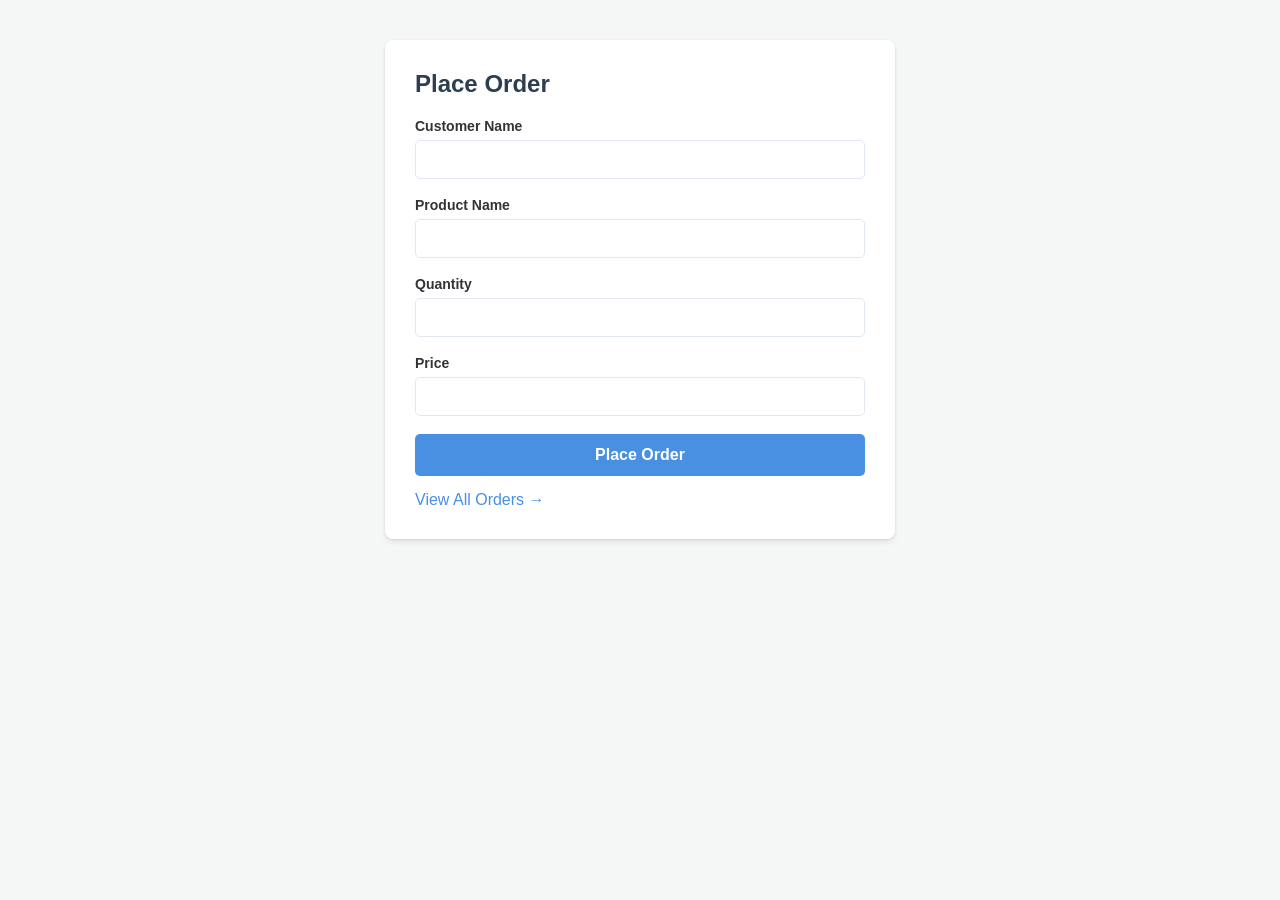
<file: exp11/index.html>
<!DOCTYPE html>
<html>
<head>
    <title>Place Order</title>
    <style>
        body {
            font-family: 'Segoe UI', Tahoma, Geneva, Verdana, sans-serif;
            background-color: #f4f7f6;
            color: #333;
            margin: 0;
            padding: 40px 20px;
            display: flex;
            justify-content: center;
        }
        .container {
            background-color: #ffffff;
            padding: 30px;
            border-radius: 8px;
            box-shadow: 0 4px 6px rgba(0, 0, 0, 0.05), 0 1px 3px rgba(0, 0, 0, 0.1);
            width: 100%;
            max-width: 450px;
        }
        h2 {
            color: #2c3e50;
            margin-top: 0;
            margin-bottom: 20px;
        }
        form {
            display: flex;
            flex-direction: column;
        }
        label {
            font-weight: 600;
            margin-bottom: 6px;
            font-size: 14px;
        }
        input[type="text"], input[type="number"] {
            padding: 10px 14px;
            border: 1px solid #e2e8f0;
            border-radius: 5px;
            margin-bottom: 18px;
            font-size: 15px;
        }
        input[type="text"]:focus, input[type="number"]:focus {
            outline: none;
            border-color: #4a90e2;
        }
        input[type="submit"] {
            background-color: #4a90e2;
            color: white;
            border: none;
            padding: 12px;
            font-size: 16px;
            font-weight: bold;
            border-radius: 5px;
            cursor: pointer;
        }
        input[type="submit"]:hover {
            background-color: #357abd;
        }
        a {
            color: #4a90e2;
            text-decoration: none;
            font-weight: 500;
            display: inline-block;
            margin-top: 15px;
        }
        a:hover {
            text-decoration: underline;
        }
    </style>
</head>
<body>
    <div class="container">
        <h2>Place Order</h2>
        <form action="insert_order.php" method="POST">
            <label>Customer Name</label>
            <input type="text" name="customer_name" required>

            <label>Product Name</label>
            <input type="text" name="product_name" required>

            <label>Quantity</label>
            <input type="number" name="quantity" min="1" required>

            <label>Price</label>
            <input type="number" name="price" step="0.01" min="0" required>

            <input type="submit" value="Place Order">
        </form>
        <a href="view_orders.php">View All Orders →</a>
    </div>
</body>
</html>
</file>
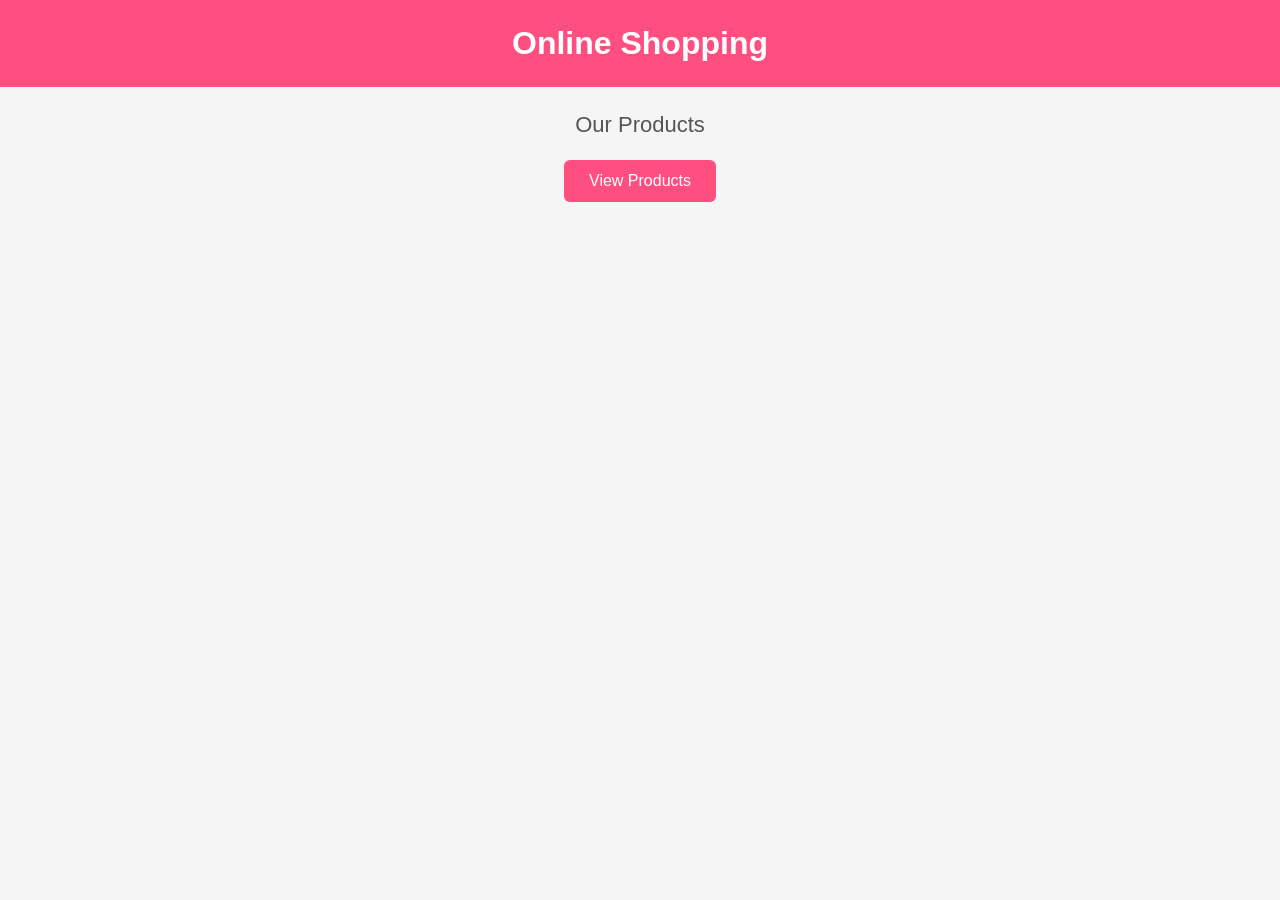
<file: exp13/index.html>
<!DOCTYPE html>
<html>
<head>
    <meta charset="UTF-8">

    <title>Online Shopping</title>

    <style>
        body {
            margin: 0;
            font-family: Arial, sans-serif;
            background-color: #f5f5f5;
            text-align: center;
        }

        h1 {
            background-color: #ff4f81;
            color: white;
            padding: 25px;
            margin: 0;
        }

        .subtitle {
            font-size: 22px;
            color: #555;
            margin-top: 25px;
        }

        .main-btn {
            background-color: #ff4f81;
            color: white;
            border: none;
            padding: 12px 25px;
            border-radius: 6px;
            cursor: pointer;
            font-size: 16px;
        }

        .main-btn:hover {
            background-color: #e83e70;
        }

        #products {
            display: flex;
            flex-wrap: wrap;
            justify-content: center;
            gap: 20px;
            padding: 30px;
        }

        .card {
            background-color: white;
            width: 220px;
            padding: 20px;
            border-radius: 12px;
            box-shadow: 0 3px 10px #ccc;
        }

        .card:hover {
            transform: translateY(-5px);
            transition: 0.3s;
        }

        .card h2 {
            color: #333;
            font-size: 20px;
        }

        .card p {
            color: #777;
        }

        .card h3 {
            color: #ff4f81;
            font-size: 20px;
        }

        .cart {
            background-color: #333;
            color: white;
            border: none;
            padding: 10px 18px;
            border-radius: 5px;
            cursor: pointer;
        }

        .cart:hover {
            background-color: #ff4f81;
        }
    </style>
</head>

<body>

    <h1>Online Shopping</h1>

    <p class="subtitle">Our Products</p>

    <button class="main-btn" onclick="loadProducts()">
        View Products
    </button>

    <div id="products"></div>

    <script>

        function loadProducts() {

            let xhttp = new XMLHttpRequest();

            xhttp.onreadystatechange = function() {

                if (this.readyState == 4 && this.status == 200) {

                    let xml = this.responseXML;

                    let products = xml.getElementsByTagName("product");

                    let output = "";

                    for (let i = 0; i < products.length; i++) {

                        let id = products[i]
                            .getElementsByTagName("id")[0]
                            .textContent;

                        let name = products[i]
                            .getElementsByTagName("name")[0]
                            .textContent;

                        let price = products[i]
                            .getElementsByTagName("price")[0]
                            .textContent;

                        output += `
                            <div class="card">

                                <h2>${name}</h2>

                                <p>Product ID: ${id}</p>

                                <h3>Price: Rs. ${price}</h3>

                                <button class="cart">
                                    Add to Cart
                                </button>

                            </div>
                        `;
                    }

                    document.getElementById("products").innerHTML = output;
                    document.querySelector(".main-btn").style.display = "none";
                }
            };

            xhttp.open("GET", "products.xml", true);

            xhttp.send();
        }

    </script>

</body>
</html>
</file>
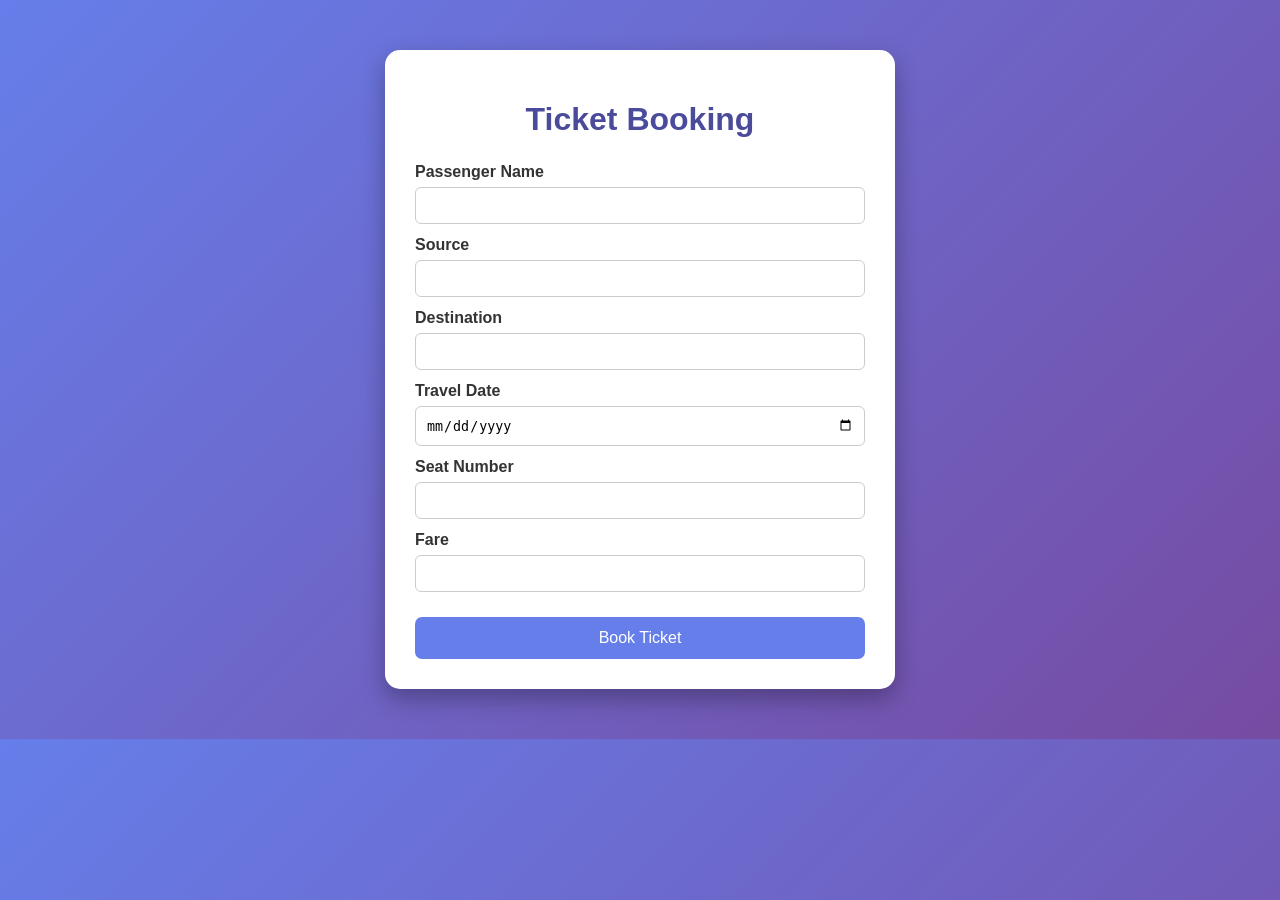
<file: exp6/index.html>
<!DOCTYPE html>
<html>
<head>
    <title>Ticket Booking</title>

    <style>
        body {
            margin: 0;
            padding: 0;
            font-family: Arial, sans-serif;
            background: linear-gradient(135deg, #667eea, #764ba2);
        }

        .container {
            width: 450px;
            margin: 50px auto;
            background: white;
            padding: 30px;
            border-radius: 15px;
            box-shadow: 0 10px 25px rgba(0,0,0,0.3);
        }

        h1 {
            text-align: center;
            color: #4b4b9b;
            margin-bottom: 25px;
        }

        label {
            display: block;
            margin-top: 12px;
            font-weight: bold;
            color: #333;
        }

        input {
            width: 100%;
            padding: 10px;
            margin-top: 6px;
            border: 1px solid #ccc;
            border-radius: 6px;
            box-sizing: border-box;
        }

        input:focus {
            border-color: #667eea;
            outline: none;
        }

        .btn {
            width: 100%;
            margin-top: 25px;
            padding: 12px;
            background: #667eea;
            color: white;
            border: none;
            border-radius: 7px;
            font-size: 16px;
            cursor: pointer;
        }

        .btn:hover {
            background: #4b5dcc;
        }
    </style>
</head>

<body>

<div class="container">

    <h1>Ticket Booking</h1>

    <form action="BookingServlet" method="post">

        <label>Passenger Name</label>
        <input type="text" name="name" required>

        <label>Source</label>
        <input type="text" name="source" required>

        <label>Destination</label>
        <input type="text" name="destination" required>

        <label>Travel Date</label>
        <input type="date" name="date" required>

        <label>Seat Number</label>
        <input type="text" name="seat" required>

        <label>Fare</label>
        <input type="number" name="fare" required>

        <input type="submit" value="Book Ticket" class="btn">

    </form>

</div>

</body>
</html>
</file>
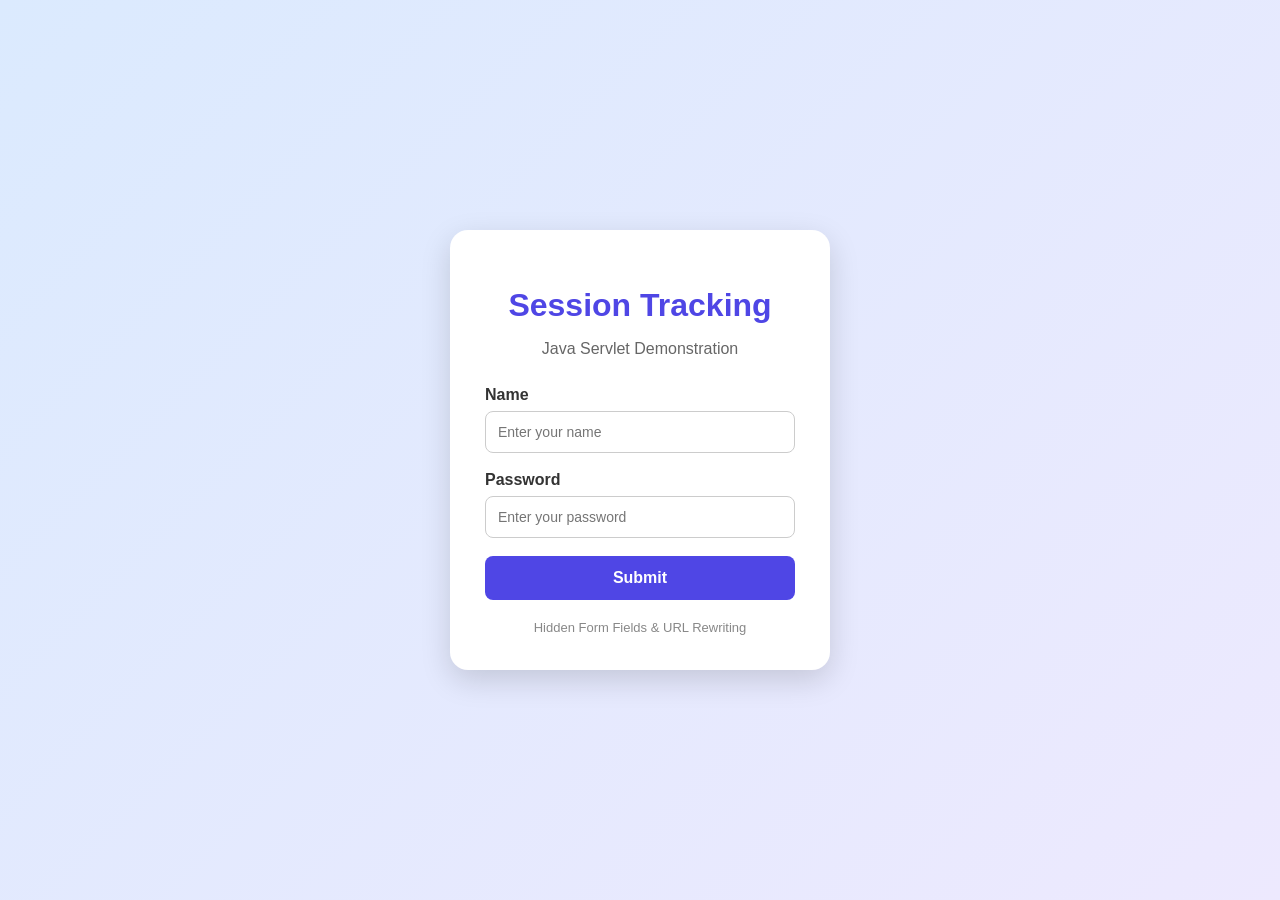
<file: exp7/index.html>
<!DOCTYPE html>
<html>
<head>
    <title>Session Tracking</title>

    <style>
        * {
            box-sizing: border-box;
        }

        body {
            margin: 0;
            font-family: Arial, sans-serif;
            background: linear-gradient(135deg, #dbeafe, #ede9fe);
            min-height: 100vh;
            display: flex;
            justify-content: center;
            align-items: center;
        }

        .container {
            width: 380px;
            background: white;
            padding: 35px;
            border-radius: 18px;
            box-shadow: 0 10px 30px rgba(0,0,0,0.15);
        }

        h1 {
            text-align: center;
            color: #4f46e5;
            margin-bottom: 8px;
        }

        .subtitle {
            text-align: center;
            color: #666;
            margin-bottom: 28px;
        }

        label {
            display: block;
            margin-bottom: 7px;
            font-weight: bold;
            color: #333;
        }

        input[type="text"],
        input[type="password"] {
            width: 100%;
            padding: 12px;
            border: 1px solid #ccc;
            border-radius: 8px;
            margin-bottom: 18px;
            font-size: 14px;
        }

        input[type="text"]:focus,
        input[type="password"]:focus {
            outline: none;
            border-color: #6366f1;
        }

        input[type="submit"] {
            width: 100%;
            padding: 13px;
            border: none;
            border-radius: 8px;
            background: #4f46e5;
            color: white;
            font-size: 16px;
            font-weight: bold;
            cursor: pointer;
        }

        input[type="submit"]:hover {
            background: #3730a3;
        }

        .footer {
            text-align: center;
            margin-top: 20px;
            font-size: 13px;
            color: #888;
        }
    </style>
</head>

<body>

    <div class="container">

        <h1>Session Tracking</h1>

        <p class="subtitle">
            Java Servlet Demonstration
        </p>

        <form action="HiddenFieldServlet1" method="get">

            <label>Name</label>
            <input type="text" name="uname"
                   placeholder="Enter your name" required>

            <label>Password</label>
            <input type="password" name="password"
                   placeholder="Enter your password" required>

            <input type="submit" value="Submit">

        </form>

        <div class="footer">
            Hidden Form Fields & URL Rewriting
        </div>

    </div>

</body>
</html>
</file>
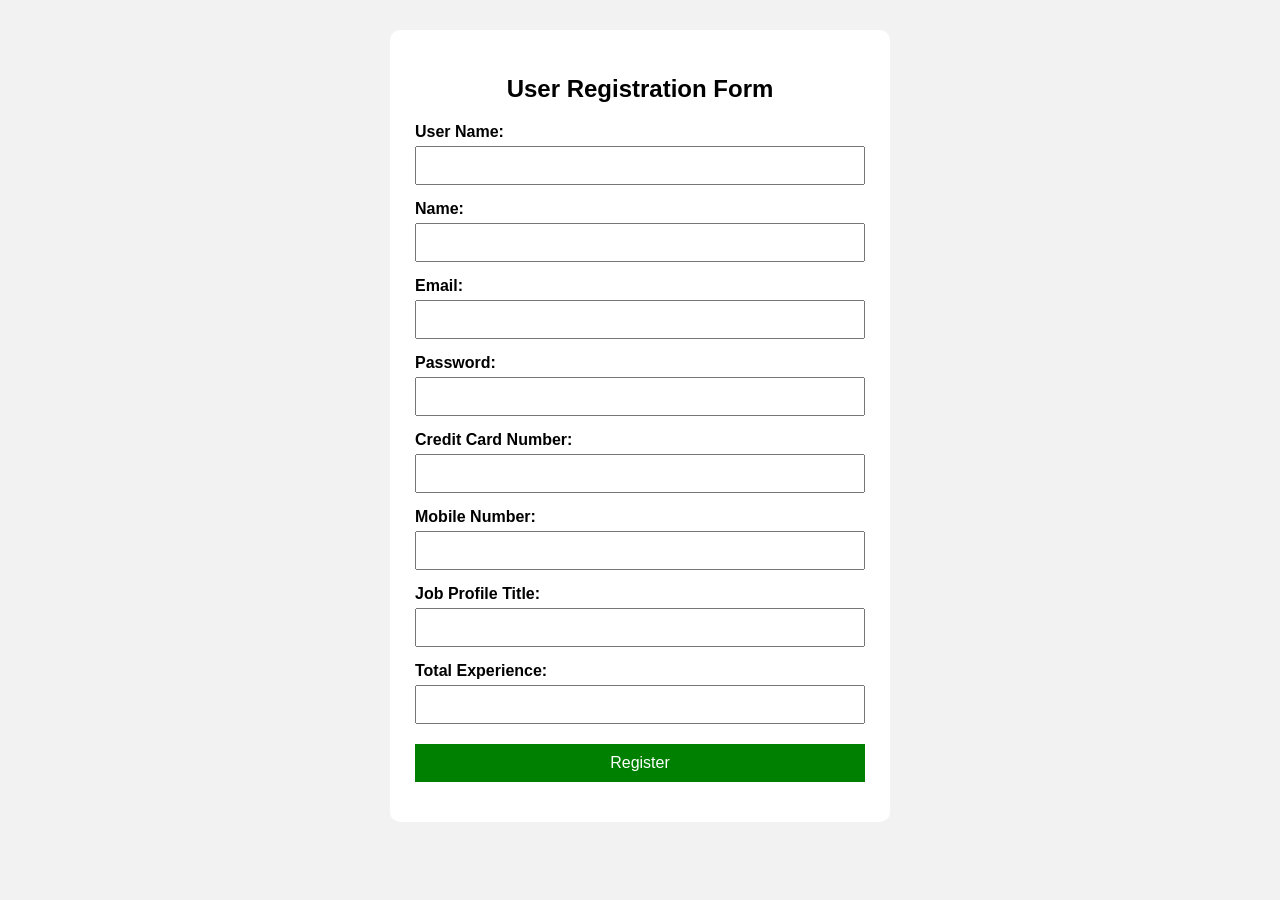
<file: exp8/index.html>
<!DOCTYPE html>
<html>
<head>
    <title>User Registration Form</title>

    <style>
        body {
            font-family: Arial, sans-serif;
            background-color: #f2f2f2;
        }

        .container {
            width: 450px;
            margin: 30px auto;
            background-color: white;
            padding: 25px;
            border-radius: 10px;
        }

        h2 {
            text-align: center;
        }

        label {
            font-weight: bold;
        }

        input {
            width: 100%;
            padding: 10px;
            margin-top: 5px;
            margin-bottom: 15px;
            box-sizing: border-box;
        }

        input[type="submit"] {
            background-color: green;
            color: white;
            border: none;
            cursor: pointer;
            font-size: 16px;
        }

        input[type="submit"]:hover {
            background-color: darkgreen;
        }
    </style>

</head>

<body>

<div class="container">

    <h2>User Registration Form</h2>

    <form action="display.jsp" method="post">

        <label>User Name:</label>
        <input type="text" name="username" required>

        <label>Name:</label>
        <input type="text" name="name" required>

        <label>Email:</label>
        <input type="email" name="email" required>

        <label>Password:</label>
        <input type="password" name="password" required>

        <label>Credit Card Number:</label>
        <input type="text" name="cardnumber" required>

        <label>Mobile Number:</label>
        <input type="tel" name="mobile" required>

        <label>Job Profile Title:</label>
        <input type="text" name="jobtitle" required>

        <label>Total Experience:</label>
        <input type="number" name="experience" required>

        <input type="submit" value="Register">

    </form>

</div>

</body>
</html>
</file>
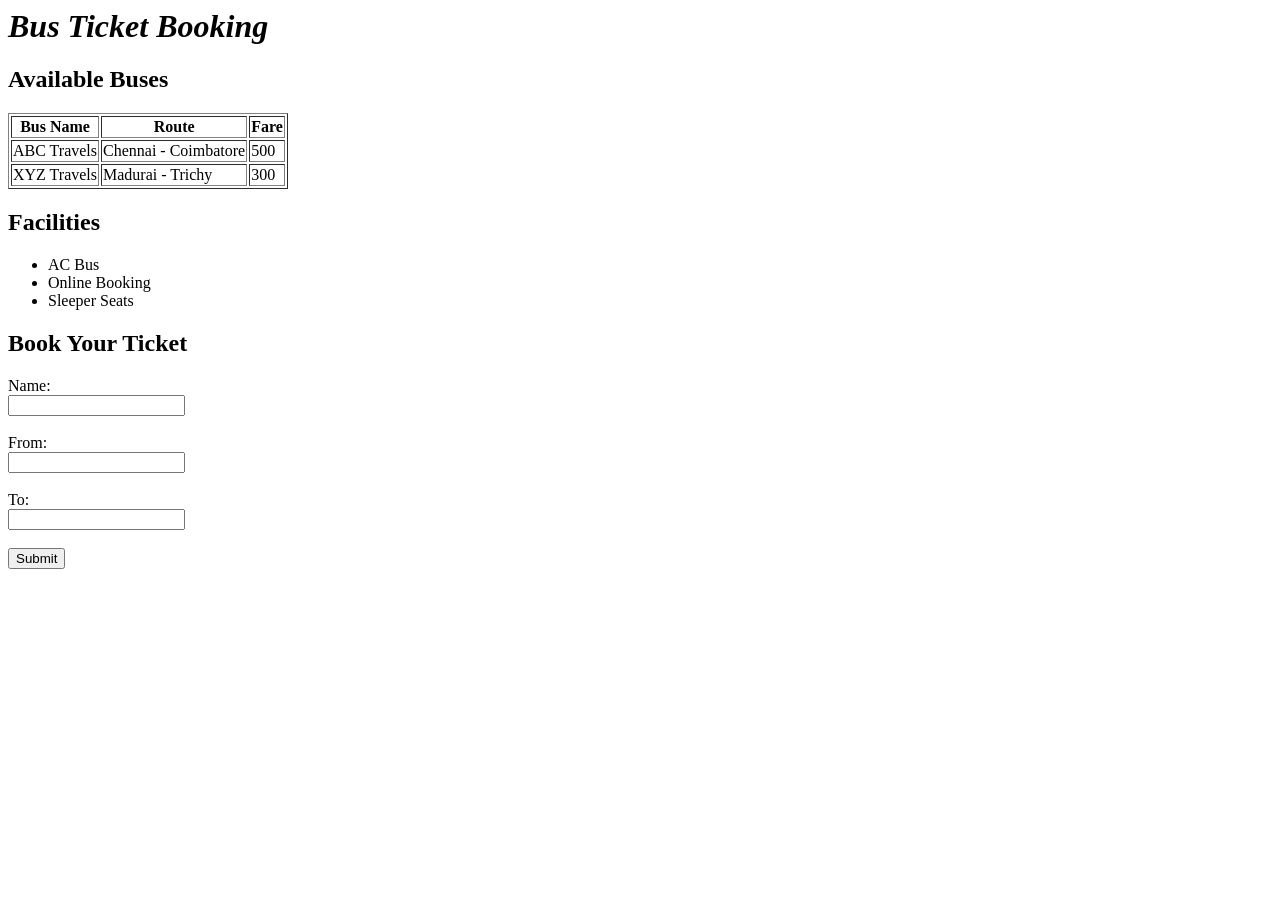
<file: exp1/bus.html>
<html>
<head>
<title>Ticket Reservation System</title>
</head>
<body>
<header>
<h1><i>Bus Ticket Booking</i></h1>
</header>
<h2>Available Buses</h2>

<table border="1">
<tr>
<th>Bus Name</th>
<th>Route</th>
<th>Fare</th>
</tr>
<tr>
<td>ABC Travels</td>
<td>Chennai - Coimbatore</td>
<td>500</td>
</tr>
<tr>
<td>XYZ Travels</td>
<td>Madurai - Trichy</td>
<td>300</td>
</tr>
</table>
<h2>Facilities</h2>
<ul>
<li>AC Bus</li>
<li>Online Booking</li>
<li>Sleeper Seats</li>
</ul>
<h2>Book Your Ticket</h2>
<form>
Name:<br>
<input type="text"><br><br>
From:<br>
<input type="text"><br><br>
To:<br>
<input type="text"><br><br>
<input type="button" value="Submit"></input>
</body>
</html>
</file>
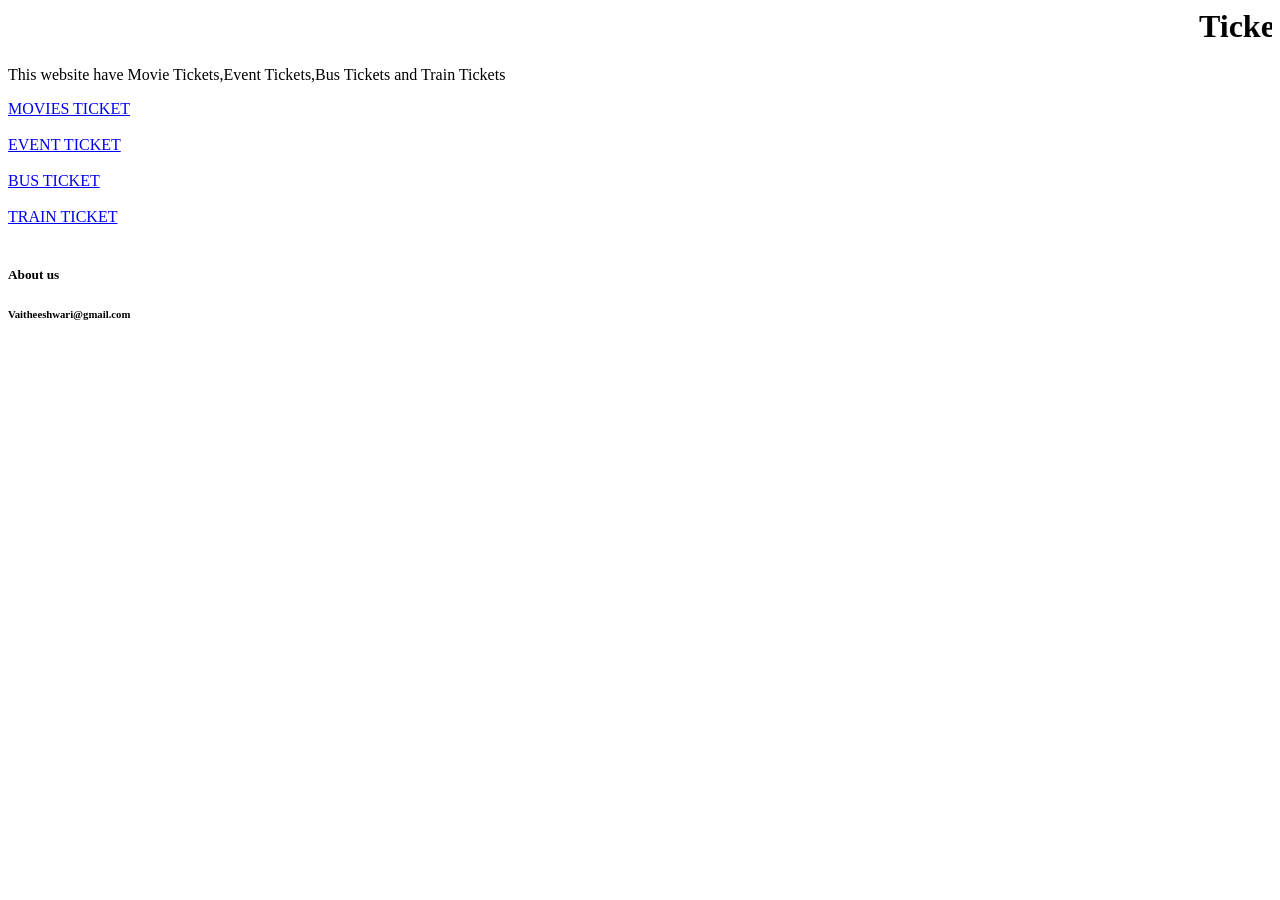
<file: exp1/home.html>
<html>
<head>
<title>Ticket Reservation System</title>
</head>
<body>
<h1><marquee>Ticket Reservation System</marquee></h1>
<p>This website have Movie Tickets,Event Tickets,Bus Tickets and Train Tickets</p>
<a href=movie.html>MOVIES TICKET</a><br><br>
<a href=event.html>EVENT TICKET</a><br><br>
<a href=bus.html>BUS TICKET</a><br><br>
<a href=train.html>TRAIN TICKET</a><br><br>
</body>
<footer>
<h5>About us</h5>
<h6>Vaitheeshwari@gmail.com</h6>
</footer>
</html>
</file>
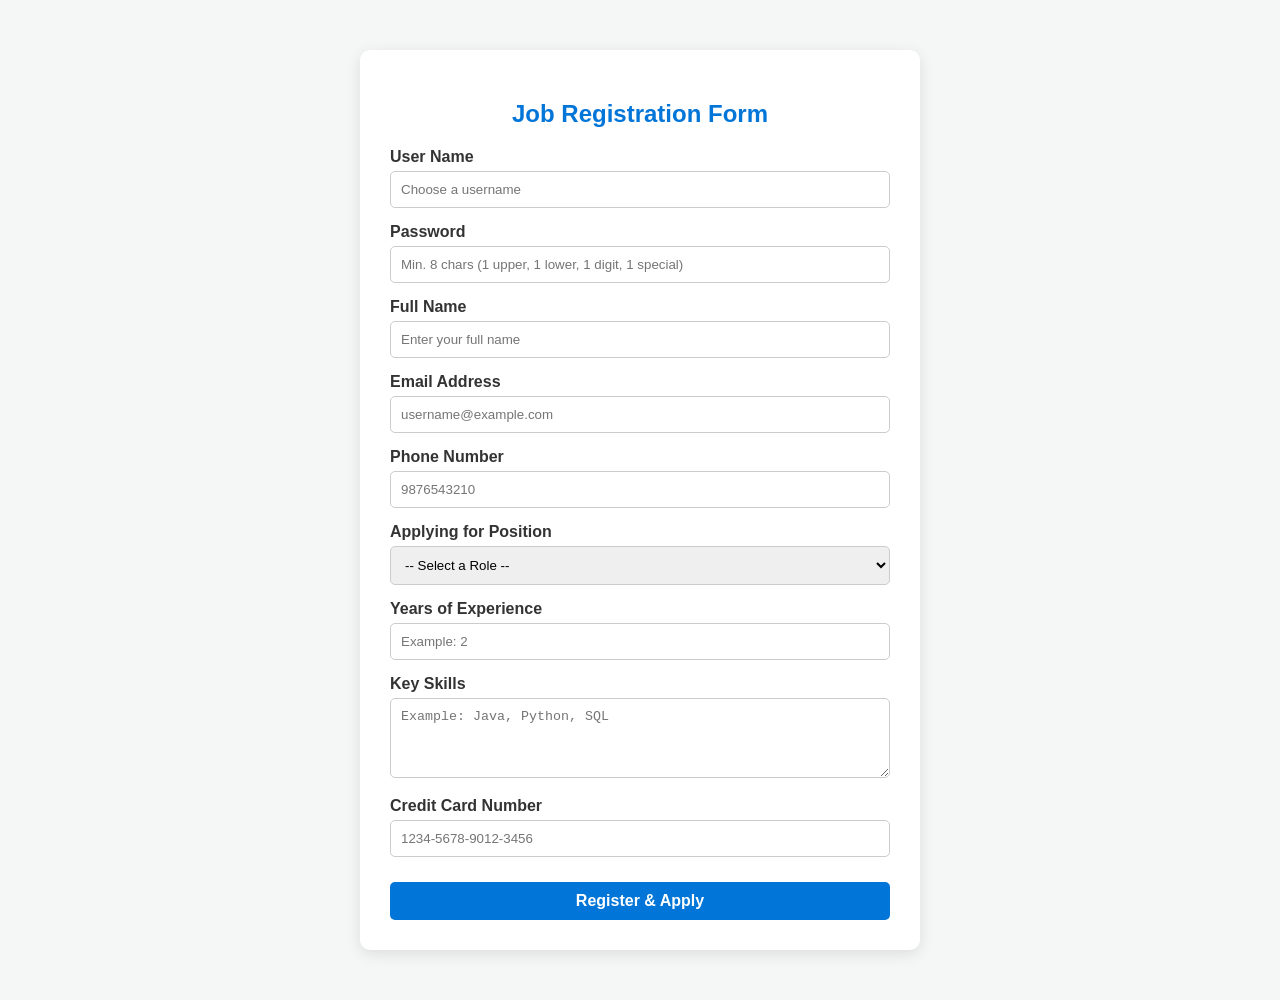
<file: exp10/registration.html>
<!DOCTYPE html>
<html lang="en">
<head>
    <meta charset="UTF-8">
    <title>Job Registration Portal</title>
    <style>
        body {
            font-family: Arial, sans-serif;
            background-color: #f4f7f6;
        }

        .form-container {
            width: 500px;
            margin: 50px auto;
            padding: 30px;
            background-color: white;
            border-radius: 10px;
            box-shadow: 0 4px 15px rgba(0, 0, 0, 0.1);
        }

        h2 {
            text-align: center;
            color: #0275d8;
        }

        label {
            display: block;
            margin-top: 15px;
            font-weight: bold;
            color: #333;
        }

        input,
        select,
        textarea {
            width: 100%;
            padding: 10px;
            margin-top: 5px;
            box-sizing: border-box;
            border: 1px solid #ccc;
            border-radius: 5px;
        }

        textarea {
            resize: vertical;
            height: 80px;
        }

        input[type="submit"] {
            margin-top: 25px;
            background-color: #0275d8;
            color: white;
            border: none;
            cursor: pointer;
            font-weight: bold;
            font-size: 16px;
        }

        input[type="submit"]:hover {
            background-color: #014c87;
        }
    </style>
</head>
<body>

<div class="form-container">

    <h2>Job Registration Form</h2>

    <form action="validate.php" method="POST">

        <label for="username">User Name</label>
        <input type="text"
               id="username"
               name="username"
               required
               placeholder="Choose a username">

        <label for="password">Password</label>
        <input type="password"
               id="password"
               name="password"
               required
               minlength="8"
               placeholder="Min. 8 chars (1 upper, 1 lower, 1 digit, 1 special)">

        <label for="name">Full Name</label>
        <input type="text"
               id="name"
               name="name"
               required
               placeholder="Enter your full name">

        <label for="email">Email Address</label>
        <input type="email"
               id="email"
               name="email"
               required
               placeholder="username@example.com">

        <label for="phone">Phone Number</label>
        <input type="tel"
               id="phone"
               name="phone"
               required
               pattern="^\+?[0-9]{10,15}$"
               title="Phone number must contain 10 to 15 digits."
               placeholder="9876543210">

        <label for="jobTitle">Applying for Position</label>
        <select id="jobTitle" name="jobTitle" required>
            <option value="">-- Select a Role --</option>
            <option value="Software Engineer">Software Engineer</option>
            <option value="Data Analyst">Data Analyst</option>
            <option value="UI/UX Designer">UI/UX Designer</option>
            <option value="Project Manager">Project Manager</option>
        </select>

        <label for="experience">Years of Experience</label>
        <input type="number"
               id="experience"
               name="experience"
               min="0"
               max="40"
               required
               placeholder="Example: 2">

        <label for="skills">Key Skills</label>
        <textarea id="skills"
                  name="skills"
                  required
                  placeholder="Example: Java, Python, SQL"></textarea>

        <label for="card">Credit Card Number</label>
        <input type="text"
               id="card"
               name="card"
               required
               autocomplete="cc-number"
               pattern="^(?:[0-9][ -]*?){16}$"
               title="Credit card number must contain exactly 16 digits."
               placeholder="1234-5678-9012-3456">

        <input type="submit" value="Register & Apply">

    </form>

</div>

</body>
</html>
</file>
